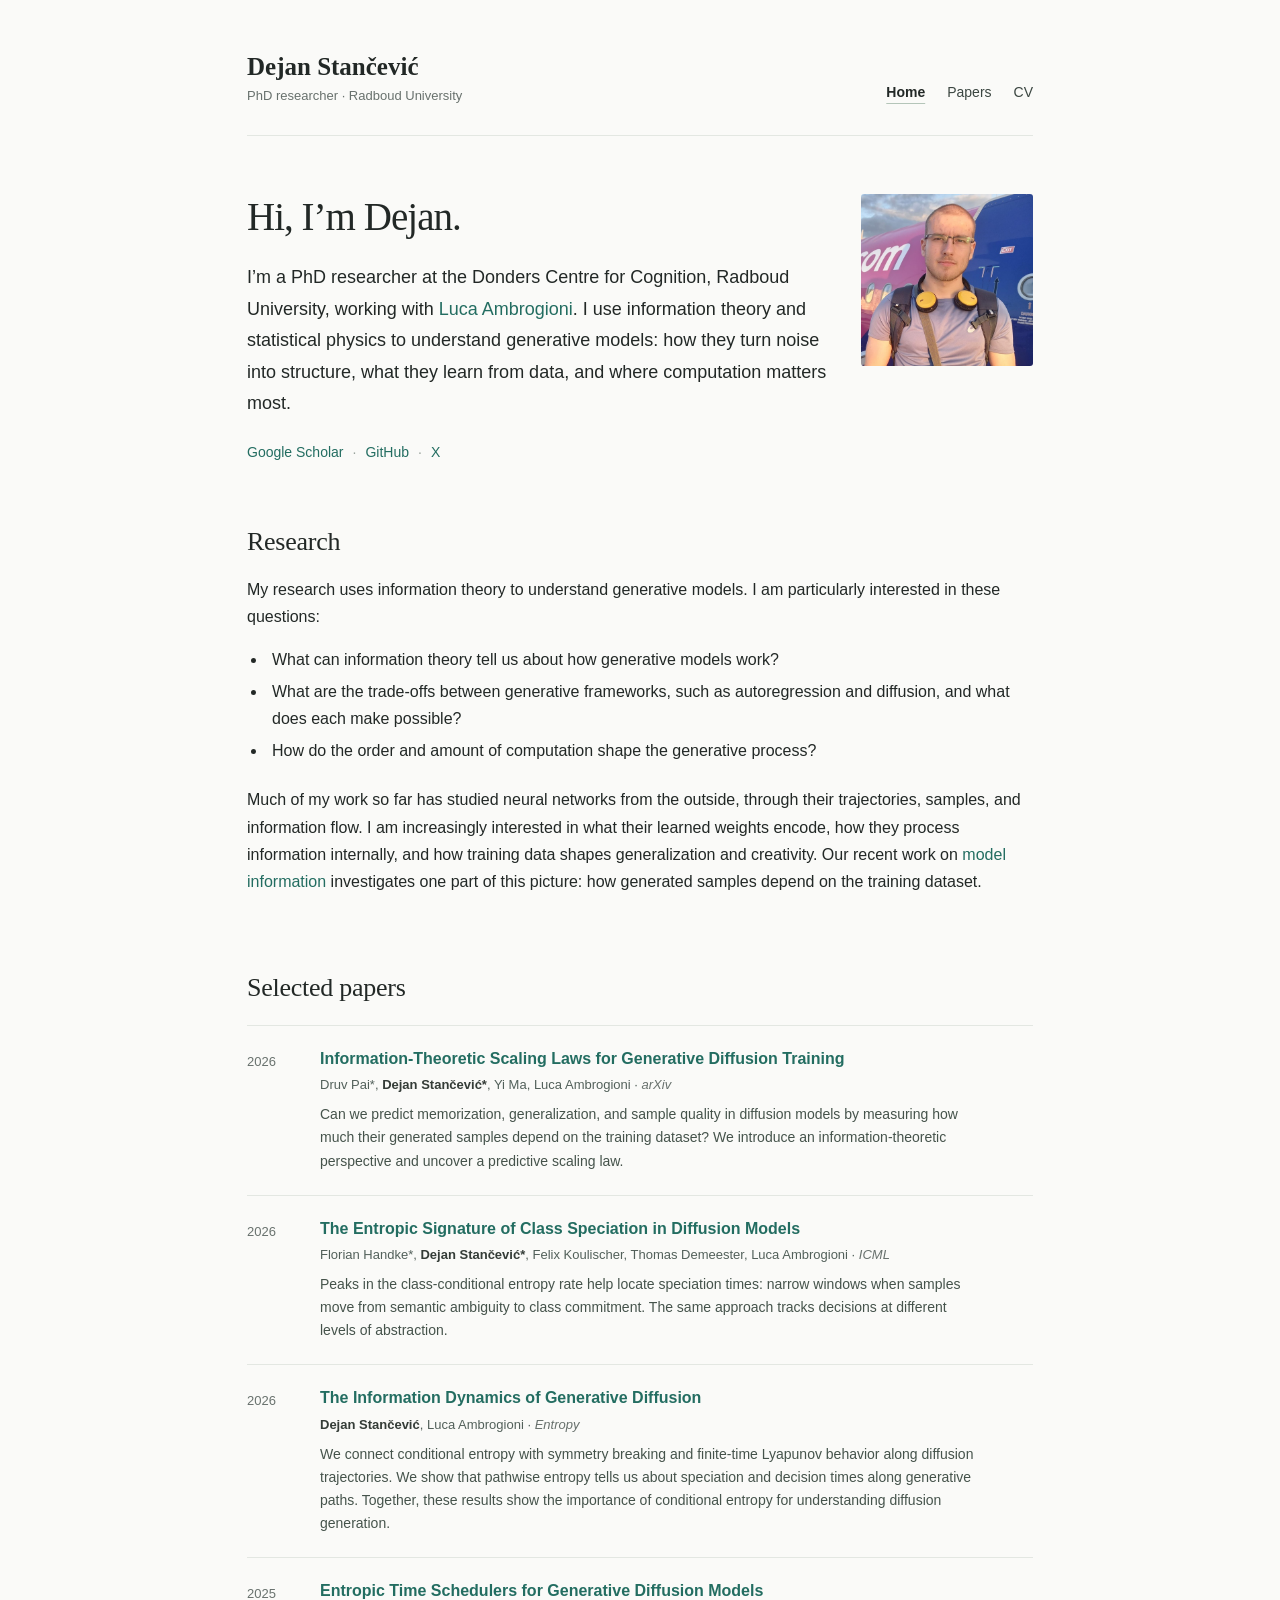
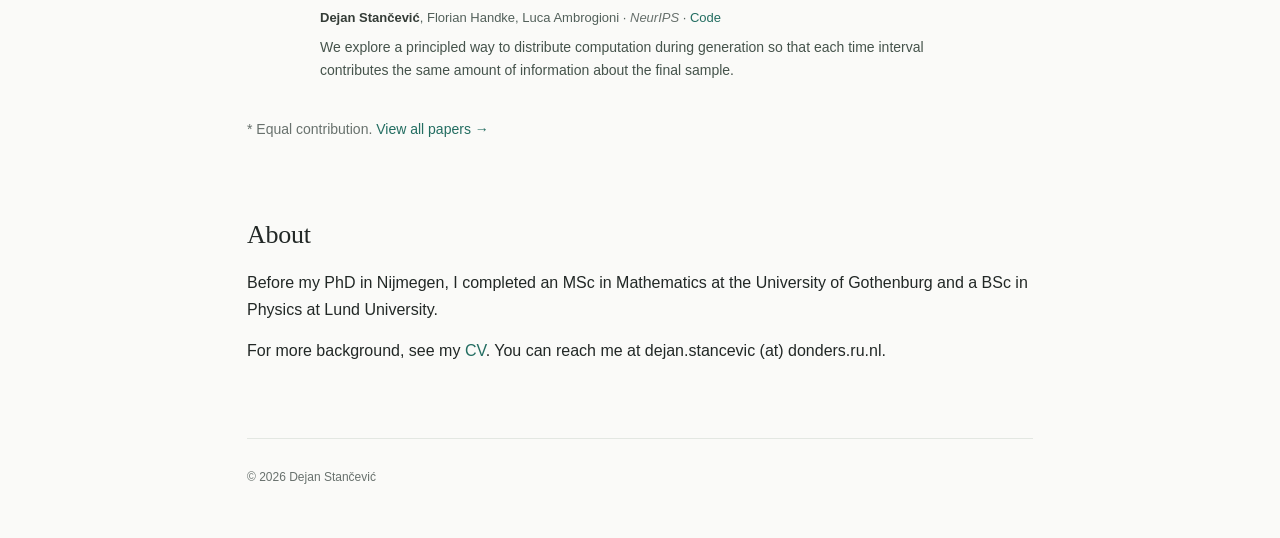
<file: index.html>
<!doctype html>
<html lang="en">
<head>
  <meta charset="utf-8">
  <meta name="viewport" content="width=device-width, initial-scale=1">
  <meta name="theme-color" content="#fafaf8">
  <meta name="description" content="Dejan Stančević is a PhD researcher studying generative models through information theory.">
  <title>Dejan Stančević | PhD Researcher in Machine Learning</title>
  <link rel="stylesheet" href="styles.css">
  <link rel="canonical" href="https://dejanstancevic.github.io/">
  <meta property="og:type" content="website">
  <meta property="og:url" content="https://dejanstancevic.github.io/">
  <meta property="og:title" content="Dejan Stančević | PhD Researcher">
</head>
<body>
  <a class="skip" href="#content">Skip to content</a>
  <div class="page">
    <header class="site-header">
      <div class="identity"><a class="name" href="./">Dejan Stančević</a><span>PhD researcher · Radboud University</span></div>
      <nav aria-label="Main navigation"><a href="./" aria-current="page">Home</a><a href="papers.html">Papers</a><a href="cv.html">CV</a></nav>
    </header>

    <main id="content">
      <section class="intro">
        <div class="intro-layout">
          <div>
            <h1>Hi, I’m Dejan.</h1>
            <p>I’m a PhD researcher at the Donders Centre for Cognition, Radboud University, working with <a href="https://www.ru.nl/en/people/ambrogioni-l" target="_blank" rel="noopener noreferrer">Luca Ambrogioni</a>. I use information theory and statistical physics to understand generative models: how they turn noise into structure, what they learn from data, and where computation matters most.</p>
            <p class="intro-links"><a href="https://scholar.google.com/citations?user=3onRL2sAAAAJ" target="_blank" rel="noopener noreferrer">Google Scholar</a><span aria-hidden="true">·</span><a href="https://github.com/DejanStancevic" target="_blank" rel="noopener noreferrer">GitHub</a><span aria-hidden="true">·</span><a href="https://x.com/DejanStancevic" target="_blank" rel="noopener noreferrer">X</a></p>
          </div>
          <img class="portrait" src="dejan-photo.jpeg" alt="Portrait of Dejan Stančević" width="512" height="512">
        </div>
      </section>

      <section id="research" class="section">
        <h2>Research</h2>
        <p>My research uses information theory to understand generative models. I am particularly interested in these questions:</p>
        <ul class="interests">
          <li>What can information theory tell us about how generative models work?</li>
          <li>What are the trade-offs between generative frameworks, such as autoregression and diffusion, and what does each make possible?</li>
          <li>How do the order and amount of computation shape the generative process?</li>
        </ul>
        <p class="research-outlook">Much of my work so far has studied neural networks from the outside, through their trajectories, samples, and information flow. I am increasingly interested in what their learned weights encode, how they process information internally, and how training data shapes generalization and creativity. Our recent work on <a href="https://arxiv.org/abs/2610.33337" target="_blank" rel="noopener noreferrer">model information</a> investigates one part of this picture: how generated samples depend on the training dataset.</p>
      </section>

      <section id="selected-papers" class="section">
        <h2>Selected papers</h2>
        <div class="publication-list selected-list">
          <article class="publication"><span class="pub-year">2026</span><div><h3><a href="https://arxiv.org/abs/2610.33337" target="_blank" rel="noopener noreferrer">Information-Theoretic Scaling Laws for Generative Diffusion Training</a></h3><p>Druv Pai*, <strong>Dejan Stančević*</strong>, Yi Ma, Luca Ambrogioni · <span class="venue-inline">arXiv</span></p><p class="description">Can we predict memorization, generalization, and sample quality in diffusion models by measuring how much their generated samples depend on the training dataset? We introduce an information-theoretic perspective and uncover a predictive scaling law.</p></div></article>
          <article class="publication"><span class="pub-year">2026</span><div><h3><a href="https://proceedings.mlr.press/v306/handke26a.html" target="_blank" rel="noopener noreferrer">The Entropic Signature of Class Speciation in Diffusion Models</a></h3><p>Florian Handke*, <strong>Dejan Stančević*</strong>, Felix Koulischer, Thomas Demeester, Luca Ambrogioni · <span class="venue-inline">ICML</span></p><p class="description">Peaks in the class-conditional entropy rate help locate speciation times: narrow windows when samples move from semantic ambiguity to class commitment. The same approach tracks decisions at different levels of abstraction.</p></div></article>
          <article class="publication"><span class="pub-year">2026</span><div><h3><a href="https://doi.org/10.3390/e28020195" target="_blank" rel="noopener noreferrer">The Information Dynamics of Generative Diffusion</a></h3><p><strong>Dejan Stančević</strong>, Luca Ambrogioni · <span class="venue-inline">Entropy</span></p><p class="description">We connect conditional entropy with symmetry breaking and finite-time Lyapunov behavior along diffusion trajectories. We show that pathwise entropy tells us about speciation and decision times along generative paths. Together, these results show the importance of conditional entropy for understanding diffusion generation.</p></div></article>
          <article class="publication"><span class="pub-year">2025</span><div><h3><a href="https://proceedings.nips.cc/paper_files/paper/2025/hash/3ed10616ecdd776be283c0a45cf9332d-Abstract-Conference.html" target="_blank" rel="noopener noreferrer">Entropic Time Schedulers for Generative Diffusion Models</a></h3><p><strong>Dejan Stančević</strong>, Florian Handke, Luca Ambrogioni · <span class="venue-inline">NeurIPS</span> · <a href="https://github.com/DejanStancevic/Entropic-Time-Schedulers-for-Generative-Diffusion-Models" target="_blank" rel="noopener noreferrer">Code</a></p><p class="description">We explore a principled way to distribute computation during generation so that each time interval contributes the same amount of information about the final sample.</p></div></article>
        </div>
        <p class="section-note">* Equal contribution. <a href="papers.html">View all papers →</a></p>
      </section>

      <section id="about" class="section">
        <h2>About</h2>
        <p>Before my PhD in Nijmegen, I completed an MSc in Mathematics at the University of Gothenburg and a BSc in Physics at Lund University.</p>
        <p>For more background, see my <a href="cv.html">CV</a>. You can reach me at <span class="email-address">dejan.stancevic (at) donders.ru.nl</span>.</p>
      </section>
    </main>
    <footer>© 2026 Dejan Stančević</footer>
  </div>
</body>
</html>
</file>
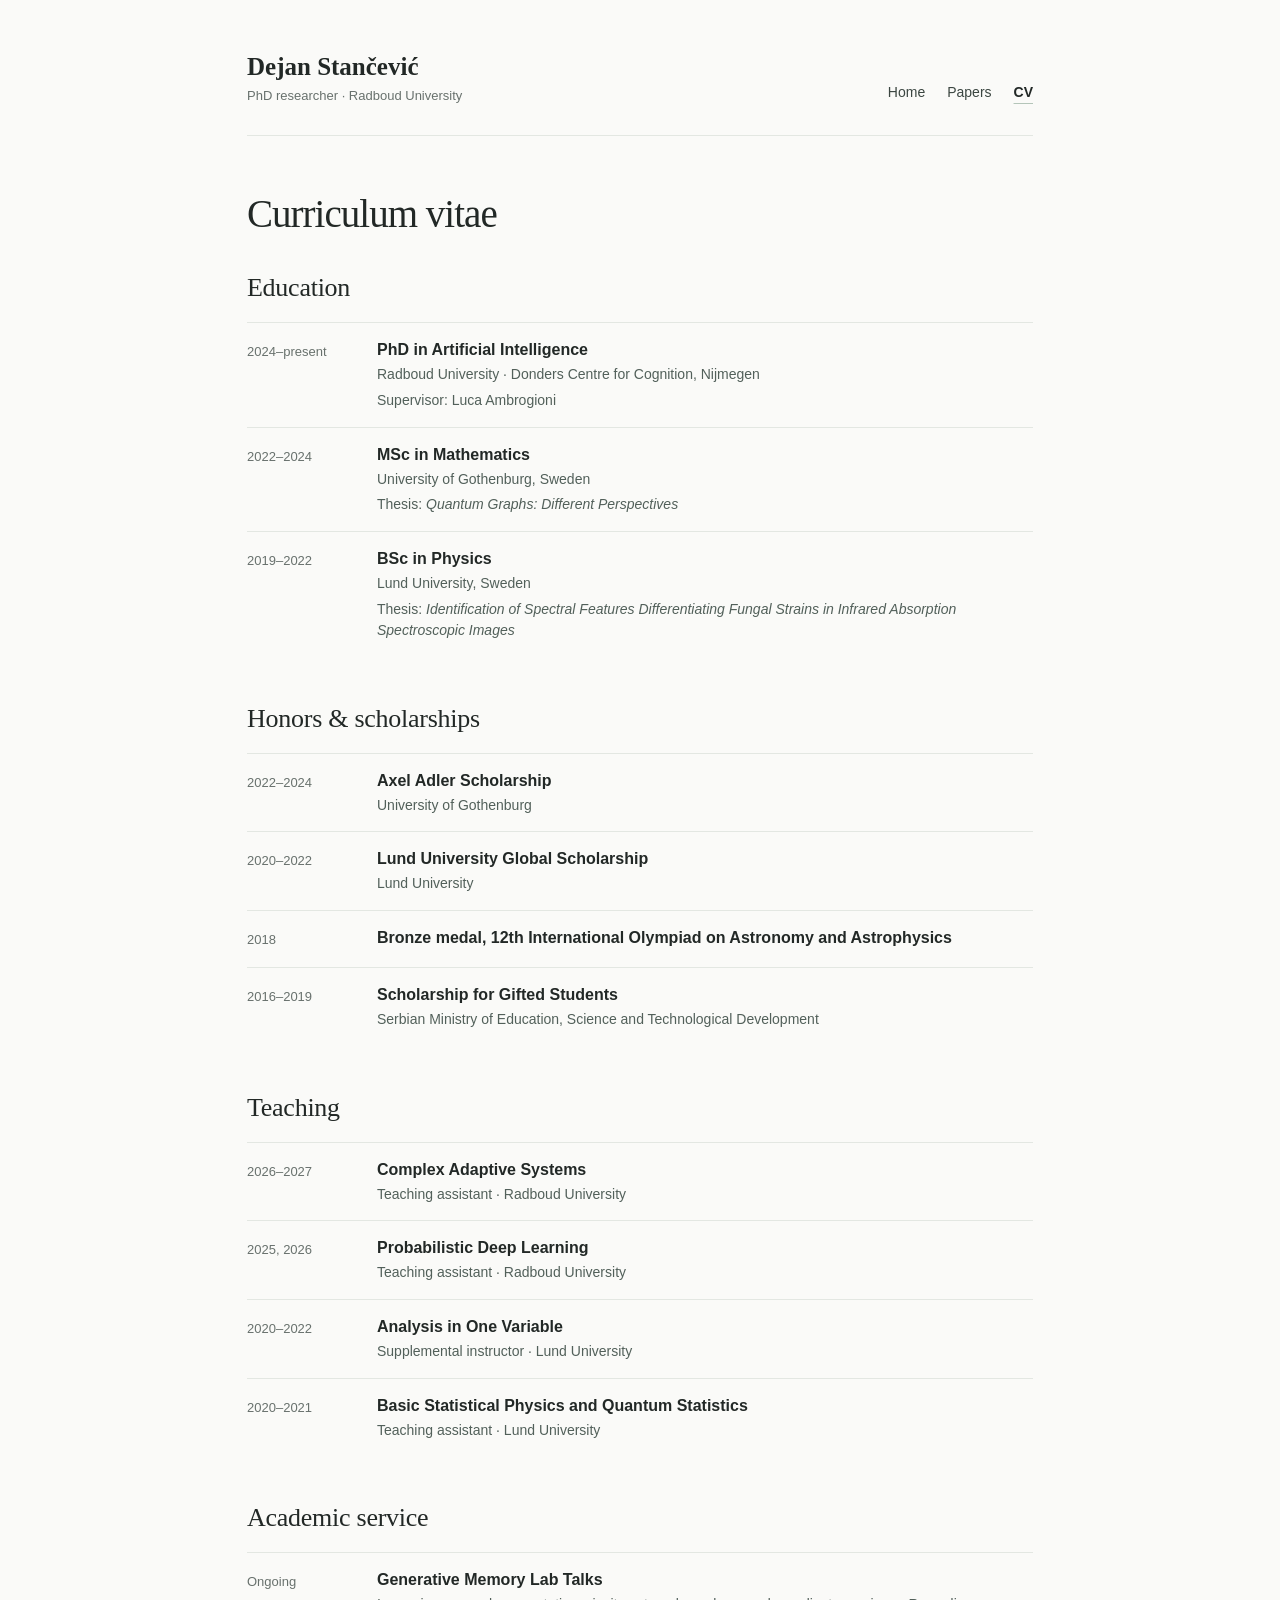
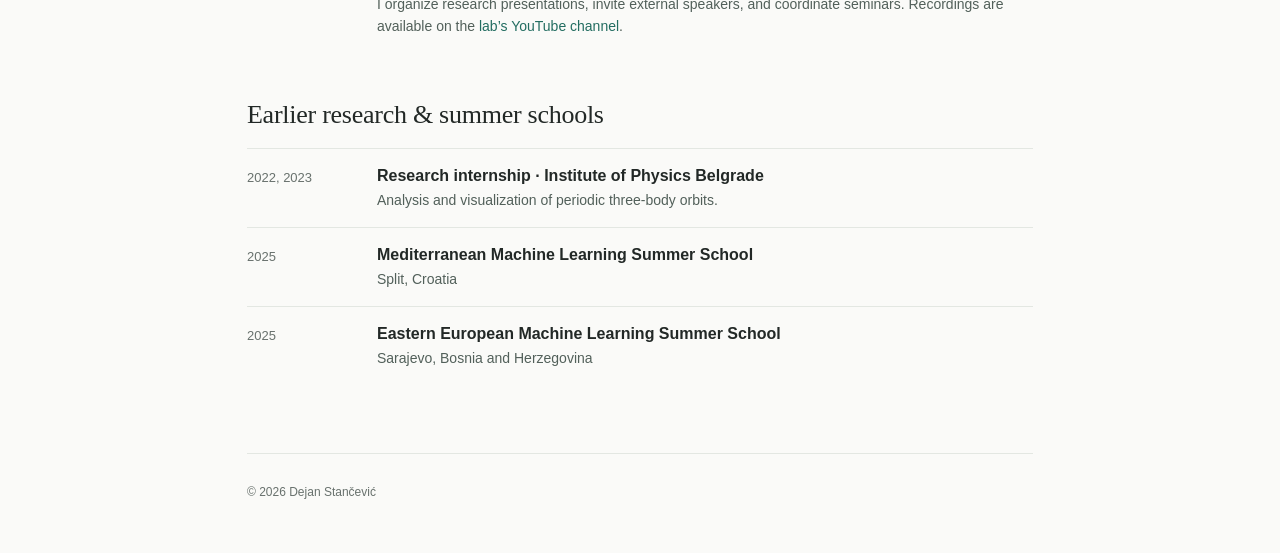
<file: cv.html>
<!doctype html>
<html lang="en">
<head>
  <meta charset="utf-8"><meta name="viewport" content="width=device-width, initial-scale=1"><meta name="theme-color" content="#fafaf8">
  <meta name="description" content="Academic CV of Dejan Stančević."><title>CV · Dejan Stančević</title><link rel="stylesheet" href="styles.css">
  <link rel="canonical" href="https://dejanstancevic.github.io/cv.html">
  <meta property="og:type" content="website">
  <meta property="og:url" content="https://dejanstancevic.github.io/cv.html">
  <meta property="og:title" content="CV | Dejan Stančević">
</head>
<body>
  <a class="skip" href="#content">Skip to content</a>
  <div class="page">
    <header class="site-header"><div class="identity"><a class="name" href="./">Dejan Stančević</a><span>PhD researcher · Radboud University</span></div><nav aria-label="Main navigation"><a href="./">Home</a><a href="papers.html">Papers</a><a href="cv.html" aria-current="page">CV</a></nav></header>
    <main id="content" class="subpage cv-page">
      <h1>Curriculum vitae</h1>
      <section class="section"><h2>Education</h2>
        <div class="cv-entry"><span class="cv-date">2024–present</span><div><h3>PhD in Artificial Intelligence</h3><p>Radboud University · Donders Centre for Cognition, Nijmegen</p><p>Supervisor: Luca Ambrogioni</p></div></div>
        <div class="cv-entry"><span class="cv-date">2022–2024</span><div><h3>MSc in Mathematics</h3><p>University of Gothenburg, Sweden</p><p>Thesis: <em>Quantum Graphs: Different Perspectives</em></p></div></div>
        <div class="cv-entry"><span class="cv-date">2019–2022</span><div><h3>BSc in Physics</h3><p>Lund University, Sweden</p><p>Thesis: <em>Identification of Spectral Features Differentiating Fungal Strains in Infrared Absorption Spectroscopic Images</em></p></div></div>
      </section>
      <section class="section"><h2>Honors & scholarships</h2>
        <div class="cv-entry"><span class="cv-date">2022–2024</span><div><h3>Axel Adler Scholarship</h3><p>University of Gothenburg</p></div></div>
        <div class="cv-entry"><span class="cv-date">2020–2022</span><div><h3>Lund University Global Scholarship</h3><p>Lund University</p></div></div>
        <div class="cv-entry"><span class="cv-date">2018</span><div><h3>Bronze medal, 12th International Olympiad on Astronomy and Astrophysics</h3></div></div>
        <div class="cv-entry"><span class="cv-date">2016–2019</span><div><h3>Scholarship for Gifted Students</h3><p>Serbian Ministry of Education, Science and Technological Development</p></div></div>
      </section>
      <section class="section"><h2>Teaching</h2>
        <div class="cv-entry"><span class="cv-date">2026–2027</span><div><h3>Complex Adaptive Systems</h3><p>Teaching assistant · Radboud University</p></div></div>
        <div class="cv-entry"><span class="cv-date">2025, 2026</span><div><h3>Probabilistic Deep Learning</h3><p>Teaching assistant · Radboud University</p></div></div>
        <div class="cv-entry"><span class="cv-date">2020–2022</span><div><h3>Analysis in One Variable</h3><p>Supplemental instructor · Lund University</p></div></div>
        <div class="cv-entry"><span class="cv-date">2020–2021</span><div><h3>Basic Statistical Physics and Quantum Statistics</h3><p>Teaching assistant · Lund University</p></div></div>
      </section>
      <section class="section"><h2>Academic service</h2>
        <div class="cv-entry"><span class="cv-date">Ongoing</span><div><h3>Generative Memory Lab Talks</h3><p>I organize research presentations, invite external speakers, and coordinate seminars. Recordings are available on the <a href="https://www.youtube.com/@gemlab3695" target="_blank" rel="noopener noreferrer">lab’s YouTube channel</a>.</p></div></div>
      </section>
      <section class="section"><h2>Earlier research & summer schools</h2>
        <div class="cv-entry"><span class="cv-date">2022, 2023</span><div><h3>Research internship · Institute of Physics Belgrade</h3><p>Analysis and visualization of periodic three-body orbits.</p></div></div>
        <div class="cv-entry"><span class="cv-date">2025</span><div><h3>Mediterranean Machine Learning Summer School</h3><p>Split, Croatia</p></div></div>
        <div class="cv-entry"><span class="cv-date">2025</span><div><h3>Eastern European Machine Learning Summer School</h3><p>Sarajevo, Bosnia and Herzegovina</p></div></div>
      </section>
    </main>
    <footer>© 2026 Dejan Stančević</footer>
  </div>
</body>
</html>
</file>
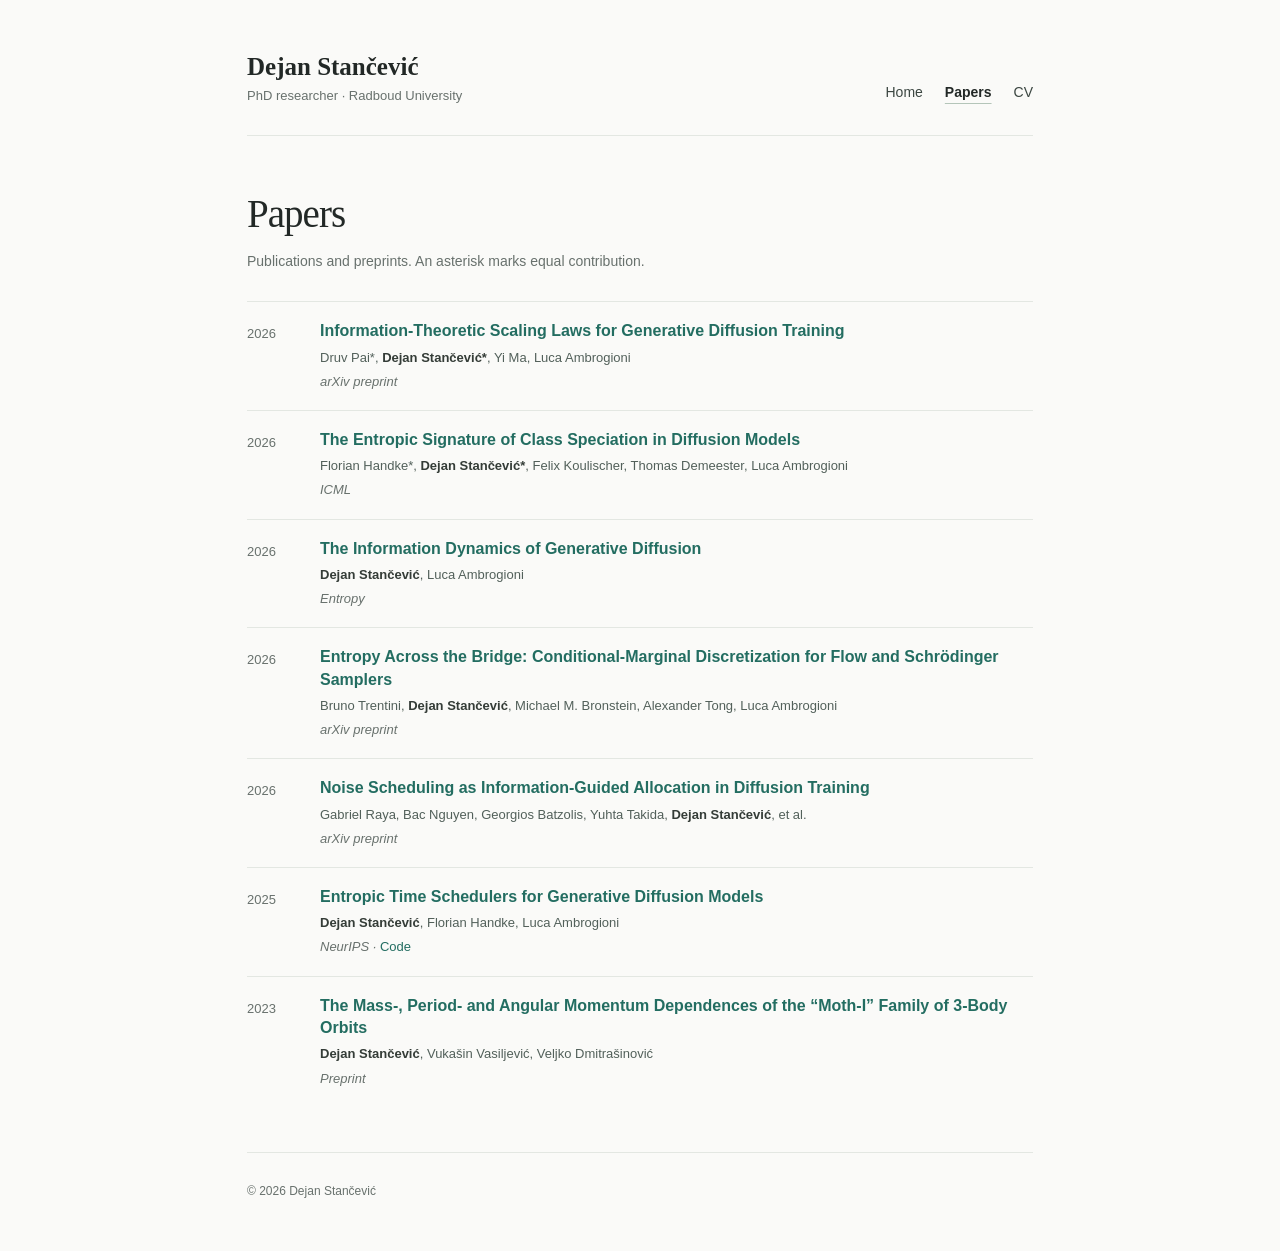
<file: papers.html>
<!doctype html>
<html lang="en">
<head>
  <meta charset="utf-8"><meta name="viewport" content="width=device-width, initial-scale=1"><meta name="theme-color" content="#fafaf8">
  <meta name="description" content="Papers and preprints by Dejan Stančević."><title>Papers · Dejan Stančević</title><link rel="stylesheet" href="styles.css">
  <link rel="canonical" href="https://dejanstancevic.github.io/papers.html">
  <meta property="og:type" content="website">
  <meta property="og:url" content="https://dejanstancevic.github.io/papers.html">
  <meta property="og:title" content="Papers | Dejan Stančević">
</head>
<body>
  <a class="skip" href="#content">Skip to content</a>
  <div class="page">
    <header class="site-header"><div class="identity"><a class="name" href="./">Dejan Stančević</a><span>PhD researcher · Radboud University</span></div><nav aria-label="Main navigation"><a href="./">Home</a><a href="papers.html" aria-current="page">Papers</a><a href="cv.html">CV</a></nav></header>
    <main id="content" class="subpage">
      <h1>Papers</h1>
      <p class="section-note">Publications and preprints. An asterisk marks equal contribution.</p>
      <div class="publication-list">
        <article class="publication"><span class="pub-year">2026</span><div><h3><a href="https://arxiv.org/abs/2610.33337" target="_blank" rel="noopener noreferrer">Information-Theoretic Scaling Laws for Generative Diffusion Training</a></h3><p>Druv Pai*, <strong>Dejan Stančević*</strong>, Yi Ma, Luca Ambrogioni</p><p class="venue">arXiv preprint</p></div></article>
        <article class="publication"><span class="pub-year">2026</span><div><h3><a href="https://proceedings.mlr.press/v306/handke26a.html" target="_blank" rel="noopener noreferrer">The Entropic Signature of Class Speciation in Diffusion Models</a></h3><p>Florian Handke*, <strong>Dejan Stančević*</strong>, Felix Koulischer, Thomas Demeester, Luca Ambrogioni</p><p class="venue">ICML</p></div></article>
        <article class="publication"><span class="pub-year">2026</span><div><h3><a href="https://doi.org/10.3390/e28020195" target="_blank" rel="noopener noreferrer">The Information Dynamics of Generative Diffusion</a></h3><p><strong>Dejan Stančević</strong>, Luca Ambrogioni</p><p class="venue">Entropy</p></div></article>

        <article class="publication"><span class="pub-year">2026</span><div><h3><a href="https://arxiv.org/abs/2605.16126" target="_blank" rel="noopener noreferrer">Entropy Across the Bridge: Conditional-Marginal Discretization for Flow and Schrödinger Samplers</a></h3><p>Bruno Trentini, <strong>Dejan Stančević</strong>, Michael M. Bronstein, Alexander Tong, Luca Ambrogioni</p><p class="venue">arXiv preprint</p></div></article>
        <article class="publication"><span class="pub-year">2026</span><div><h3><a href="https://arxiv.org/abs/2602.18647" target="_blank" rel="noopener noreferrer">Noise Scheduling as Information-Guided Allocation in Diffusion Training</a></h3><p>Gabriel Raya, Bac Nguyen, Georgios Batzolis, Yuhta Takida, <strong>Dejan Stančević</strong>, et al.</p><p class="venue">arXiv preprint</p></div></article>
        <article class="publication"><span class="pub-year">2025</span><div><h3><a href="https://proceedings.nips.cc/paper_files/paper/2025/hash/3ed10616ecdd776be283c0a45cf9332d-Abstract-Conference.html" target="_blank" rel="noopener noreferrer">Entropic Time Schedulers for Generative Diffusion Models</a></h3><p><strong>Dejan Stančević</strong>, Florian Handke, Luca Ambrogioni</p><p class="venue">NeurIPS · <a href="https://github.com/DejanStancevic/Entropic-Time-Schedulers-for-Generative-Diffusion-Models" target="_blank" rel="noopener noreferrer">Code</a></p></div></article>
        <article class="publication"><span class="pub-year">2023</span><div><h3><a href="https://papers.ssrn.com/sol3/papers.cfm?abstract_id=4603360" target="_blank" rel="noopener noreferrer">The Mass-, Period- and Angular Momentum Dependences of the “Moth-I” Family of 3-Body Orbits</a></h3><p><strong>Dejan Stančević</strong>, Vukašin Vasiljević, Veljko Dmitrašinović</p><p class="venue">Preprint</p></div></article>
      </div>
    </main>
    <footer>© 2026 Dejan Stančević</footer>
  </div>
</body>
</html>
</file>
<file: styles.css>
:root{color-scheme:light;--bg:#fafaf8;--text:#222826;--muted:#68716d;--rule:#e3e7e2;--link:#236d61}*{box-sizing:border-box}html{scroll-behavior:smooth}body{margin:0;background:var(--bg);color:var(--text);font:16px/1.7 -apple-system,BlinkMacSystemFont,"Segoe UI",Helvetica,Arial,sans-serif;-webkit-font-smoothing:antialiased}.page{max-width:850px;margin:0 auto;padding:0 32px}a{color:var(--link);text-decoration:none}a:hover{text-decoration:underline;text-underline-offset:3px}.skip{position:absolute;left:20px;top:-60px;background:white;padding:8px}.skip:focus{top:10px}.site-header{display:flex;align-items:flex-end;justify-content:space-between;gap:30px;padding:51px 0 28px;border-bottom:1px solid var(--rule)}.identity{display:flex;flex-direction:column;gap:1px}.identity .name{font-family:Georgia,"Times New Roman",serif;font-size:25px;font-weight:bold;color:var(--text);line-height:1.3}.identity span{font-size:13px;color:var(--muted)}nav{display:flex;gap:22px;flex-wrap:wrap;padding-bottom:2px}nav a{font-size:14px;color:#3b4641}.intro{padding:58px 0 34px}.intro h1{font-family:Georgia,"Times New Roman",serif;font-size:39px;line-height:1.2;letter-spacing:-.025em;font-weight:normal;margin:0 0 22px}.intro p{font-size:18px;line-height:1.75;max-width:750px;margin:0 0 19px}.intro .intro-links{font-size:14px;margin:20px 0 0}.intro-links span{color:#9aa49e;margin:0 9px}.section{padding:27px 0 35px;scroll-margin-top:20px}.section h2{font-family:Georgia,"Times New Roman",serif;font-size:26px;font-weight:normal;letter-spacing:-.01em;line-height:1.3;margin:0 0 17px}.section p{margin:0 0 14px}.section-note{font-size:14px;color:var(--muted)}.interests{padding-left:20px;margin:15px 0 0}.interests li{padding-left:5px;margin:5px 0}.publication-list{margin-top:20px}.publication{display:grid;grid-template-columns:60px minmax(0,1fr);gap:13px;padding:18px 0;border-top:1px solid var(--rule)}.pub-year{font-size:13px;color:var(--muted);padding-top:3px}.publication h3{font-size:16px;font-weight:600;line-height:1.4;margin:0 0 5px}.publication p{font-size:13px;line-height:1.55;margin:0;color:#52605a}.publication .venue{color:var(--muted);font-style:italic;margin-top:4px}.publication strong{font-weight:600;color:#343c37}.publication .venue a{font-style:normal}footer{border-top:1px solid var(--rule);color:var(--muted);font-size:12px;padding:28px 0 50px;margin-top:25px}:focus-visible{outline:2px solid var(--link);outline-offset:3px}@media(max-width:650px){.page{padding:0 22px}.site-header{align-items:flex-start;flex-direction:column;padding-top:30px;gap:20px}nav{gap:18px}.intro{padding-top:44px}.intro h1{font-size:34px}.intro p{font-size:17px}.publication{grid-template-columns:1fr;gap:2px}.pub-year{padding:0}.section{padding:26px 0}}
.intro-layout{display:grid;grid-template-columns:minmax(0,1fr) 172px;align-items:start;gap:32px}.portrait{display:block;width:172px;height:172px;object-fit:cover;border-radius:3px}.email-address{white-space:nowrap;color:var(--text)}@media(max-width:650px){.intro-layout{display:flex;flex-direction:column-reverse;gap:22px}.portrait{width:136px;height:136px}.email-address{white-space:normal}}
nav a[aria-current="page"]{color:var(--text);font-weight:600;text-decoration:underline;text-decoration-color:#b4c5b9;text-underline-offset:6px}.research-outlook{margin-top:22px!important}.selected-list{margin-bottom:14px}.selected-list .publication{padding:22px 0}.publication .description{font-size:14px;line-height:1.65;color:#45534b;margin-top:8px;max-width:660px}.venue-inline{color:var(--muted);font-style:italic}.subpage{padding:55px 0 20px}.subpage>h1{font:normal 39px/1.2 Georgia,"Times New Roman",serif;letter-spacing:-.025em;margin:0 0 13px}.subpage>.section-note{margin:0 0 27px}.cv-page .section{padding:21px 0 24px}.cv-entry{display:grid;grid-template-columns:115px minmax(0,1fr);gap:15px;padding:15px 0;border-top:1px solid var(--rule)}.cv-date{font-size:13px;color:var(--muted);padding-top:3px}.cv-entry h3{font-size:16px;line-height:1.5;font-weight:600;margin:0 0 2px}.cv-entry p{font-size:14px;line-height:1.55;color:#52605a;margin:0 0 4px}.cv-entry p:last-child{margin-bottom:0}@media(max-width:650px){.subpage{padding-top:40px}.subpage>h1{font-size:34px}.cv-entry{grid-template-columns:1fr;gap:2px}.cv-date{padding:0}}@media print{body{background:white}.page{max-width:none;padding:0}.site-header nav,.intro-links{display:none}.section{break-inside:avoid}}
</file>
